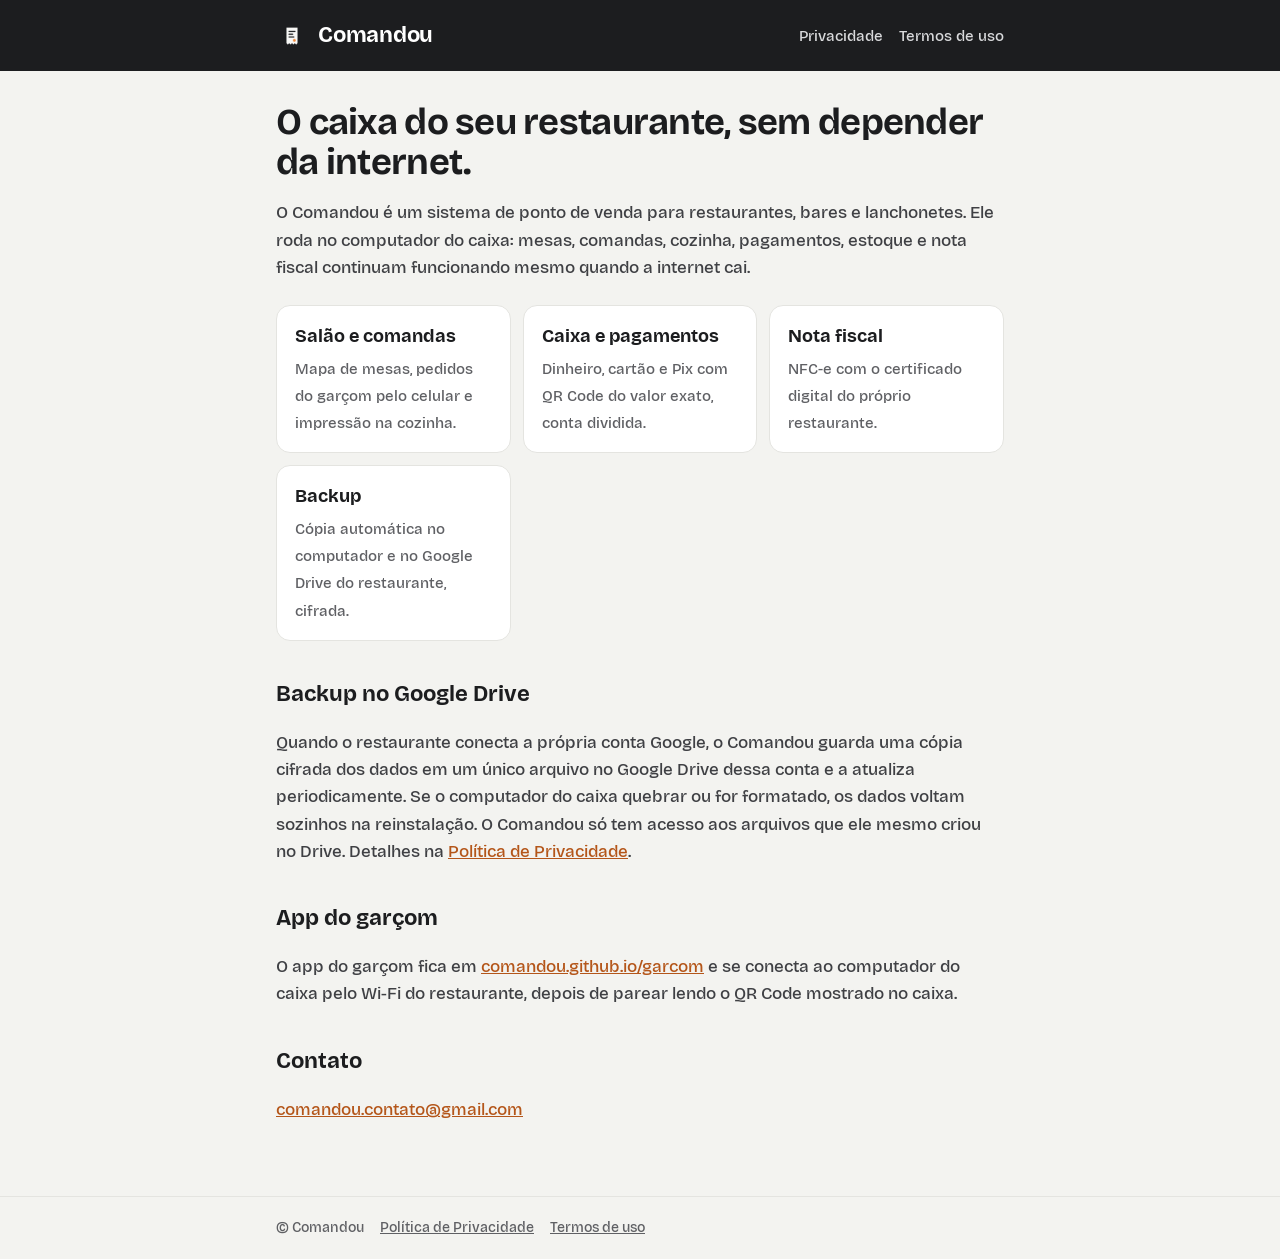
<file: index.html>
<!doctype html>
<html lang="pt-BR">
<head>
  <meta charset="utf-8">
  <meta name="viewport" content="width=device-width, initial-scale=1">
  <title>Comandou</title>
  <meta name="description" content="Comandou: sistema de PDV para restaurantes, bares e lanchonetes.">
  <link rel="icon" href="garcom/icone-192.png">
  <link rel="stylesheet" href="site.css">
</head>
<body>
  <header class="topo"><div class="faixa">
    <a class="marca" href="./"><img src="garcom/icone-192.png" alt="">Comandou</a>
    <nav><a href="privacidade.html">Privacidade</a><a href="termos.html">Termos de uso</a></nav>
  </div></header>

  <main>
    <h1>O caixa do seu restaurante, sem depender da internet.</h1>
    <p>O Comandou é um sistema de ponto de venda para restaurantes, bares e lanchonetes. Ele roda no
      computador do caixa: mesas, comandas, cozinha, pagamentos, estoque e nota fiscal continuam
      funcionando mesmo quando a internet cai.</p>

    <div class="cartoes">
      <div class="cartao"><strong>Salão e comandas</strong><span>Mapa de mesas, pedidos do garçom pelo celular e impressão na cozinha.</span></div>
      <div class="cartao"><strong>Caixa e pagamentos</strong><span>Dinheiro, cartão e Pix com QR Code do valor exato, conta dividida.</span></div>
      <div class="cartao"><strong>Nota fiscal</strong><span>NFC-e com o certificado digital do próprio restaurante.</span></div>
      <div class="cartao"><strong>Backup</strong><span>Cópia automática no computador e no Google Drive do restaurante, cifrada.</span></div>
    </div>

    <h2>Backup no Google Drive</h2>
    <p>Quando o restaurante conecta a própria conta Google, o Comandou guarda uma cópia cifrada dos
      dados em um único arquivo no Google Drive dessa conta e a atualiza periodicamente. Se o
      computador do caixa quebrar ou for formatado, os dados voltam sozinhos na reinstalação. O
      Comandou só tem acesso aos arquivos que ele mesmo criou no Drive. Detalhes na
      <a href="privacidade.html">Política de Privacidade</a>.</p>

    <h2>App do garçom</h2>
    <p>O app do garçom fica em <a href="garcom/">comandou.github.io/garcom</a> e se conecta ao
      computador do caixa pelo Wi-Fi do restaurante, depois de parear lendo o QR Code mostrado no caixa.</p>

    <h2>Contato</h2>
    <p><a href="mailto:comandou.contato@gmail.com">comandou.contato@gmail.com</a></p>
  </main>

  <footer><div class="faixa">
    <span>© Comandou</span><a href="privacidade.html">Política de Privacidade</a><a href="termos.html">Termos de uso</a>
  </div></footer>
</body>
</html>
</file>
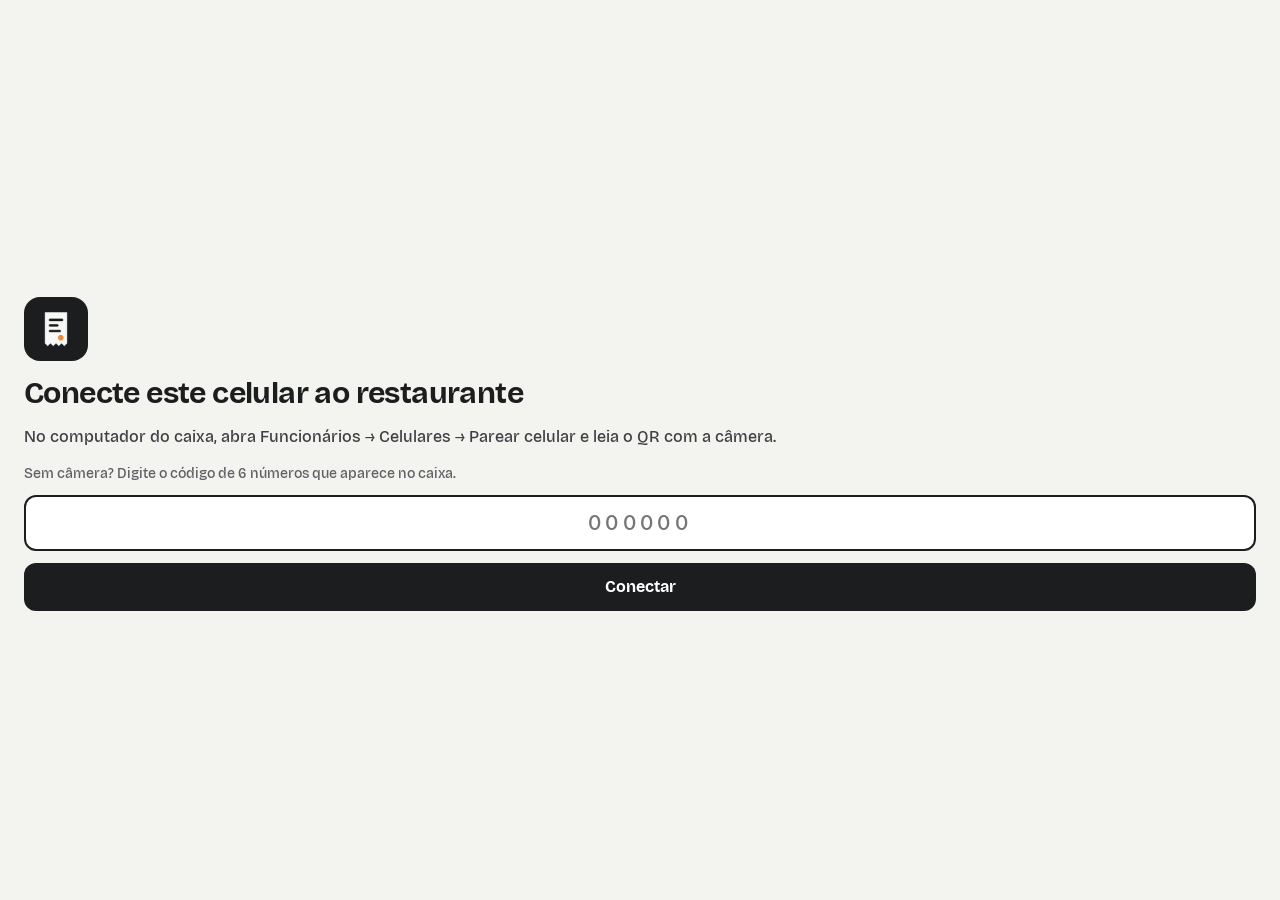
<file: garcom/index.html>
<!doctype html>
<html lang="pt-BR">
<head>
<meta charset="utf-8">
<meta name="viewport" content="width=device-width, initial-scale=1, viewport-fit=cover">
<meta name="theme-color" content="#1C1D1F">
<meta name="color-scheme" content="light">
<title>Comandou Garçom</title>
<link rel="manifest" href="manifest.webmanifest">
<link rel="icon" href="icone-192.png">
<link rel="apple-touch-icon" href="icone-apple.png">
<link rel="preload" href="fontes/bricolage-500.woff2" as="font" type="font/woff2" crossorigin>
<link rel="preload" href="fontes/bricolage-700.woff2" as="font" type="font/woff2" crossorigin>
<link rel="stylesheet" href="app.css">
<script type="module" src="app.js"></script>
</head>
<body>
<main id="app" aria-live="polite">
  <div class="abertura"><span class="marca-grande" aria-hidden="true"></span><p>Abrindo o Comandou…</p></div>
</main>
<div id="aviso" role="status" aria-live="polite"></div>
<noscript>O app do garçom precisa de JavaScript ligado.</noscript>
</body>
</html>
</file>
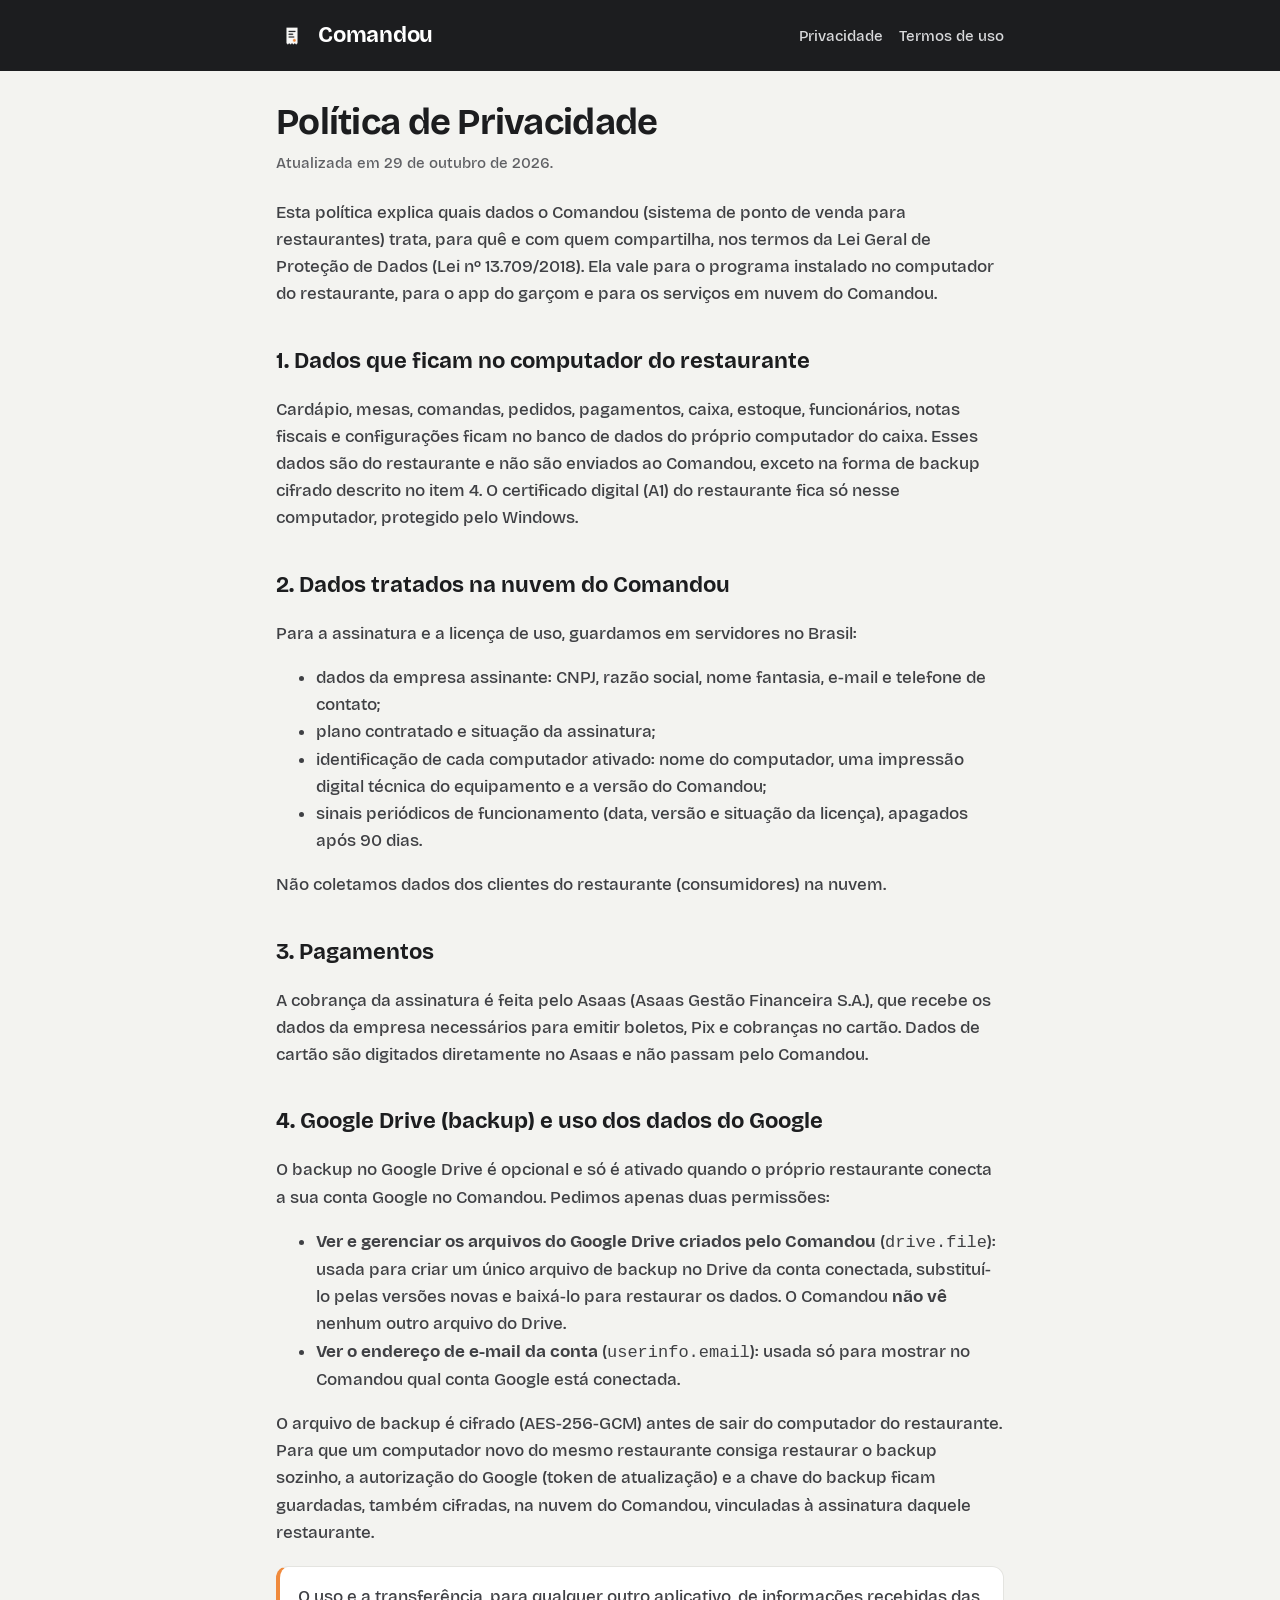
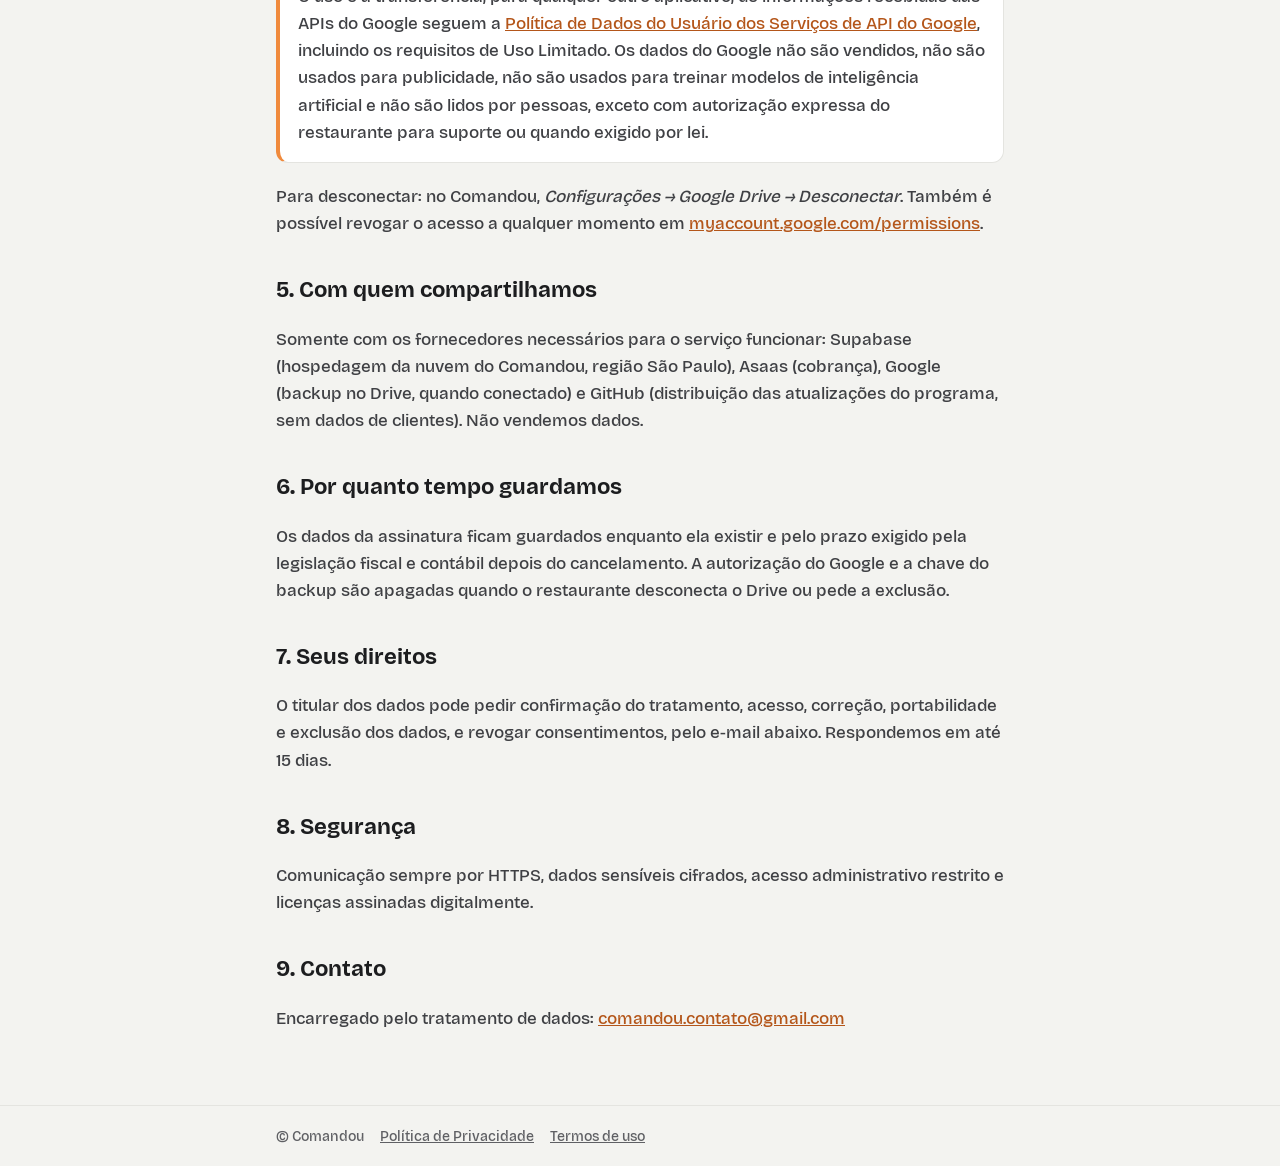
<file: privacidade.html>
<!doctype html>
<html lang="pt-BR">
<head>
  <meta charset="utf-8">
  <meta name="viewport" content="width=device-width, initial-scale=1">
  <title>Política de Privacidade</title>
  <link rel="icon" href="garcom/icone-192.png">
  <link rel="stylesheet" href="site.css">
</head>
<body>
  <header class="topo"><div class="faixa">
    <a class="marca" href="./"><img src="garcom/icone-192.png" alt="">Comandou</a>
    <nav><a href="privacidade.html">Privacidade</a><a href="termos.html">Termos de uso</a></nav>
  </div></header>

  <main>
    <h1>Política de Privacidade</h1>
    <p class="data">Atualizada em 29 de outubro de 2026.</p>

    <p>Esta política explica quais dados o Comandou (sistema de ponto de venda para restaurantes)
      trata, para quê e com quem compartilha, nos termos da Lei Geral de Proteção de Dados (Lei nº
      13.709/2018). Ela vale para o programa instalado no computador do restaurante, para o app do
      garçom e para os serviços em nuvem do Comandou.</p>

    <h2>1. Dados que ficam no computador do restaurante</h2>
    <p>Cardápio, mesas, comandas, pedidos, pagamentos, caixa, estoque, funcionários, notas fiscais
      e configurações ficam no banco de dados do próprio computador do caixa. Esses dados são do
      restaurante e não são enviados ao Comandou, exceto na forma de backup cifrado descrito no
      item 4. O certificado digital (A1) do restaurante fica só nesse computador, protegido pelo
      Windows.</p>

    <h2>2. Dados tratados na nuvem do Comandou</h2>
    <p>Para a assinatura e a licença de uso, guardamos em servidores no Brasil:</p>
    <ul>
      <li>dados da empresa assinante: CNPJ, razão social, nome fantasia, e-mail e telefone de contato;</li>
      <li>plano contratado e situação da assinatura;</li>
      <li>identificação de cada computador ativado: nome do computador, uma impressão digital técnica
        do equipamento e a versão do Comandou;</li>
      <li>sinais periódicos de funcionamento (data, versão e situação da licença), apagados após 90 dias.</li>
    </ul>
    <p>Não coletamos dados dos clientes do restaurante (consumidores) na nuvem.</p>

    <h2>3. Pagamentos</h2>
    <p>A cobrança da assinatura é feita pelo Asaas (Asaas Gestão Financeira S.A.), que recebe os dados
      da empresa necessários para emitir boletos, Pix e cobranças no cartão. Dados de cartão são
      digitados diretamente no Asaas e não passam pelo Comandou.</p>

    <h2>4. Google Drive (backup) e uso dos dados do Google</h2>
    <p>O backup no Google Drive é opcional e só é ativado quando o próprio restaurante conecta a sua
      conta Google no Comandou. Pedimos apenas duas permissões:</p>
    <ul>
      <li><strong>Ver e gerenciar os arquivos do Google Drive criados pelo Comandou</strong>
        (<code>drive.file</code>): usada para criar um único arquivo de backup no Drive da conta
        conectada, substituí-lo pelas versões novas e baixá-lo para restaurar os dados. O Comandou
        <strong>não vê</strong> nenhum outro arquivo do Drive.</li>
      <li><strong>Ver o endereço de e-mail da conta</strong> (<code>userinfo.email</code>): usada só para
        mostrar no Comandou qual conta Google está conectada.</li>
    </ul>
    <p>O arquivo de backup é cifrado (AES-256-GCM) antes de sair do computador do restaurante. Para
      que um computador novo do mesmo restaurante consiga restaurar o backup sozinho, a autorização do
      Google (token de atualização) e a chave do backup ficam guardadas, também cifradas, na nuvem do
      Comandou, vinculadas à assinatura daquele restaurante.</p>
    <div class="destaque"><p>O uso e a transferência, para qualquer outro aplicativo, de informações
      recebidas das APIs do Google seguem a
      <a href="https://developers.google.com/terms/api-services-user-data-policy">Política de Dados do
      Usuário dos Serviços de API do Google</a>, incluindo os requisitos de Uso Limitado. Os dados do
      Google não são vendidos, não são usados para publicidade, não são usados para treinar modelos de
      inteligência artificial e não são lidos por pessoas, exceto com autorização expressa do
      restaurante para suporte ou quando exigido por lei.</p></div>
    <p>Para desconectar: no Comandou, <em>Configurações → Google Drive → Desconectar</em>. Também é
      possível revogar o acesso a qualquer momento em
      <a href="https://myaccount.google.com/permissions">myaccount.google.com/permissions</a>.</p>

    <h2>5. Com quem compartilhamos</h2>
    <p>Somente com os fornecedores necessários para o serviço funcionar: Supabase (hospedagem da nuvem
      do Comandou, região São Paulo), Asaas (cobrança), Google (backup no Drive, quando conectado) e
      GitHub (distribuição das atualizações do programa, sem dados de clientes). Não vendemos dados.</p>

    <h2>6. Por quanto tempo guardamos</h2>
    <p>Os dados da assinatura ficam guardados enquanto ela existir e pelo prazo exigido pela legislação
      fiscal e contábil depois do cancelamento. A autorização do Google e a chave do backup são
      apagadas quando o restaurante desconecta o Drive ou pede a exclusão.</p>

    <h2>7. Seus direitos</h2>
    <p>O titular dos dados pode pedir confirmação do tratamento, acesso, correção, portabilidade e
      exclusão dos dados, e revogar consentimentos, pelo e-mail abaixo. Respondemos em até 15 dias.</p>

    <h2>8. Segurança</h2>
    <p>Comunicação sempre por HTTPS, dados sensíveis cifrados, acesso administrativo restrito e
      licenças assinadas digitalmente.</p>

    <h2>9. Contato</h2>
    <p>Encarregado pelo tratamento de dados: <a href="mailto:comandou.contato@gmail.com">comandou.contato@gmail.com</a></p>
  </main>

  <footer><div class="faixa">
    <span>© Comandou</span><a href="privacidade.html">Política de Privacidade</a><a href="termos.html">Termos de uso</a>
  </div></footer>
</body>
</html>
</file>
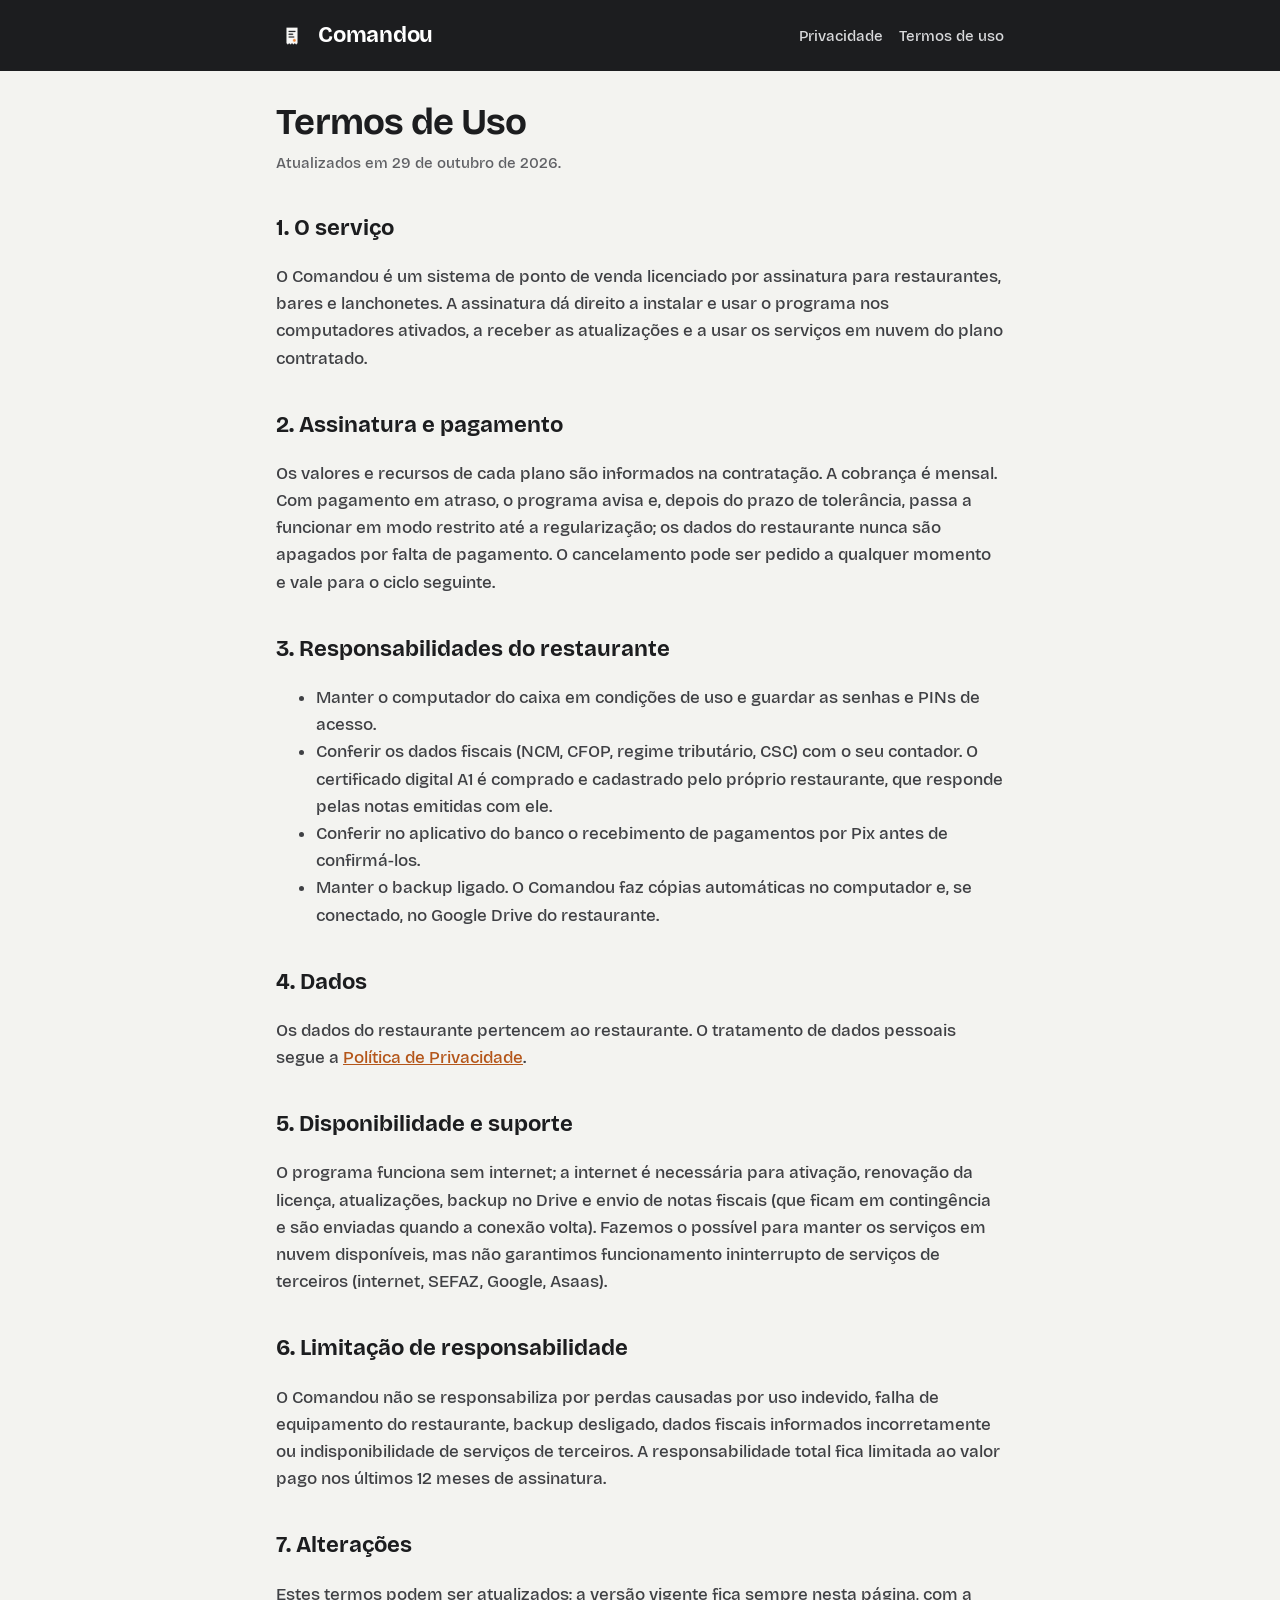
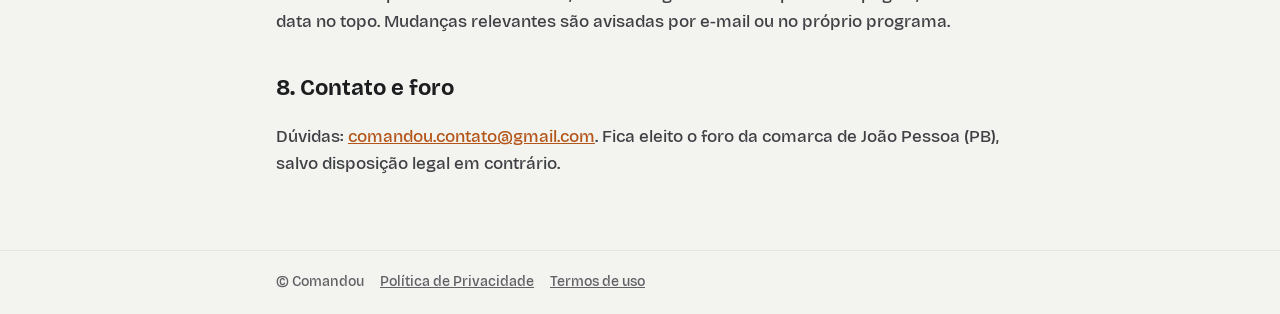
<file: termos.html>
<!doctype html>
<html lang="pt-BR">
<head>
  <meta charset="utf-8">
  <meta name="viewport" content="width=device-width, initial-scale=1">
  <title>Termos de Uso</title>
  <link rel="icon" href="garcom/icone-192.png">
  <link rel="stylesheet" href="site.css">
</head>
<body>
  <header class="topo"><div class="faixa">
    <a class="marca" href="./"><img src="garcom/icone-192.png" alt="">Comandou</a>
    <nav><a href="privacidade.html">Privacidade</a><a href="termos.html">Termos de uso</a></nav>
  </div></header>

  <main>
    <h1>Termos de Uso</h1>
    <p class="data">Atualizados em 29 de outubro de 2026.</p>

    <h2>1. O serviço</h2>
    <p>O Comandou é um sistema de ponto de venda licenciado por assinatura para restaurantes, bares e
      lanchonetes. A assinatura dá direito a instalar e usar o programa nos computadores ativados, a
      receber as atualizações e a usar os serviços em nuvem do plano contratado.</p>

    <h2>2. Assinatura e pagamento</h2>
    <p>Os valores e recursos de cada plano são informados na contratação. A cobrança é mensal. Com
      pagamento em atraso, o programa avisa e, depois do prazo de tolerância, passa a funcionar em modo
      restrito até a regularização; os dados do restaurante nunca são apagados por falta de pagamento.
      O cancelamento pode ser pedido a qualquer momento e vale para o ciclo seguinte.</p>

    <h2>3. Responsabilidades do restaurante</h2>
    <ul>
      <li>Manter o computador do caixa em condições de uso e guardar as senhas e PINs de acesso.</li>
      <li>Conferir os dados fiscais (NCM, CFOP, regime tributário, CSC) com o seu contador. O
        certificado digital A1 é comprado e cadastrado pelo próprio restaurante, que responde pelas
        notas emitidas com ele.</li>
      <li>Conferir no aplicativo do banco o recebimento de pagamentos por Pix antes de confirmá-los.</li>
      <li>Manter o backup ligado. O Comandou faz cópias automáticas no computador e, se conectado, no
        Google Drive do restaurante.</li>
    </ul>

    <h2>4. Dados</h2>
    <p>Os dados do restaurante pertencem ao restaurante. O tratamento de dados pessoais segue a
      <a href="privacidade.html">Política de Privacidade</a>.</p>

    <h2>5. Disponibilidade e suporte</h2>
    <p>O programa funciona sem internet; a internet é necessária para ativação, renovação da licença,
      atualizações, backup no Drive e envio de notas fiscais (que ficam em contingência e são enviadas
      quando a conexão volta). Fazemos o possível para manter os serviços em nuvem disponíveis, mas não
      garantimos funcionamento ininterrupto de serviços de terceiros (internet, SEFAZ, Google, Asaas).</p>

    <h2>6. Limitação de responsabilidade</h2>
    <p>O Comandou não se responsabiliza por perdas causadas por uso indevido, falha de equipamento do
      restaurante, backup desligado, dados fiscais informados incorretamente ou indisponibilidade de
      serviços de terceiros. A responsabilidade total fica limitada ao valor pago nos últimos 12 meses
      de assinatura.</p>

    <h2>7. Alterações</h2>
    <p>Estes termos podem ser atualizados; a versão vigente fica sempre nesta página, com a data no
      topo. Mudanças relevantes são avisadas por e-mail ou no próprio programa.</p>

    <h2>8. Contato e foro</h2>
    <p>Dúvidas: <a href="mailto:comandou.contato@gmail.com">comandou.contato@gmail.com</a>. Fica eleito o foro da comarca de João
      Pessoa (PB), salvo disposição legal em contrário.</p>
  </main>

  <footer><div class="faixa">
    <span>© Comandou</span><a href="privacidade.html">Política de Privacidade</a><a href="termos.html">Termos de uso</a>
  </div></footer>
</body>
</html>
</file>
<file: site.css>
@font-face { font-family: "Bricolage"; src: url(garcom/fontes/bricolage-500.woff2) format("woff2"); font-weight: 400 500; font-display: swap; }
@font-face { font-family: "Bricolage"; src: url(garcom/fontes/bricolage-700.woff2) format("woff2"); font-weight: 600 800; font-display: swap; }

:root {
  --grafite: #1C1D1F; --papel: #F3F3F0; --branco: #FFFFFF; --tangerina: #F08A3C; --ferrugem: #B4561A;
  --cinza: #5F6064; --cinza-2: #3F4044; --linha: #E4E4E0;
}
* { box-sizing: border-box; }
html, body { margin: 0; background: var(--papel); color: var(--grafite); }
body { font: 500 17px/1.6 "Bricolage", system-ui, -apple-system, "Segoe UI", sans-serif; }
a { color: var(--ferrugem); }
:focus-visible { outline: 3px solid var(--tangerina); outline-offset: 2px; }

.topo { background: var(--grafite); color: var(--branco); }
.topo .faixa { max-width: 760px; margin: 0 auto; padding: 18px 16px; display: flex; align-items: center; gap: 12px; flex-wrap: wrap; }
.topo a.marca { color: var(--branco); text-decoration: none; font-weight: 800; font-size: 22px; letter-spacing: -0.01em; display: flex; align-items: center; gap: 10px; margin-right: auto; }
.topo a.marca img { width: 32px; height: 32px; border-radius: 8px; }
.topo nav a { color: #D9DADC; text-decoration: none; font-size: 15px; margin-left: 16px; }
.topo nav a:hover { color: var(--branco); }

main { max-width: 760px; margin: 0 auto; padding: 32px 16px 56px; }
h1 { font-size: 36px; line-height: 1.1; font-weight: 800; letter-spacing: -0.02em; margin: 0 0 8px; }
h2 { font-size: 22px; font-weight: 700; margin: 36px 0 8px; }
p, li { color: var(--cinza-2); }
.data { color: var(--cinza); font-size: 15px; margin: 0 0 24px; }
.destaque { background: var(--branco); border: 1px solid var(--linha); border-left: 4px solid var(--tangerina); border-radius: 12px; padding: 16px 18px; margin: 20px 0; }
.destaque p { margin: 0; }
.cartoes { display: grid; grid-template-columns: repeat(auto-fit, minmax(210px, 1fr)); gap: 12px; margin: 24px 0; }
.cartao { background: var(--branco); border: 1px solid var(--linha); border-radius: 14px; padding: 16px 18px; }
.cartao strong { display: block; font-size: 18px; margin-bottom: 4px; }
.cartao span { color: var(--cinza); font-size: 15px; }

footer { border-top: 1px solid var(--linha); }
footer .faixa { max-width: 760px; margin: 0 auto; padding: 20px 16px; color: var(--cinza); font-size: 14px; display: flex; gap: 16px; flex-wrap: wrap; }
footer a { color: var(--cinza); }

@media (max-width: 480px) { h1 { font-size: 30px; } .topo nav a { margin: 0 16px 0 0; } }
</file>
<file: garcom/app.css>
@font-face { font-family: "Bricolage"; src: url(fontes/bricolage-500.woff2) format("woff2"); font-weight: 400 500; font-display: swap; }
@font-face { font-family: "Bricolage"; src: url(fontes/bricolage-700.woff2) format("woff2"); font-weight: 600 800; font-display: swap; }

:root {
  --grafite: #1C1D1F; --grafite-2: #2E2F33; --papel: #F3F3F0; --branco: #FFFFFF;
  --tangerina: #F08A3C; --ferrugem: #B4561A; --pessego: #FDEBDC; --pessego-borda: #E9B68C; --pessego-texto: #5A2A08;
  --cinza: #5F6064; --cinza-2: #3F4044; --linha: #E4E4E0; --verde: #1F6F43; --verde-claro: #E3F1E8; --vermelho: #A4262C;
  --raio: 14px; --toque: 48px;
  --topo: env(safe-area-inset-top, 0px); --baixo: env(safe-area-inset-bottom, 0px);
}
* { box-sizing: border-box; -webkit-tap-highlight-color: transparent; }
html, body { margin: 0; height: 100%; background: var(--papel); color: var(--grafite); }
body { font: 500 16px/1.4 "Bricolage", system-ui, -apple-system, "Segoe UI", sans-serif; font-variant-numeric: tabular-nums; overscroll-behavior-y: contain; }
button, input { font: inherit; color: inherit; }
button { cursor: pointer; border: 0; background: none; }
:focus-visible { outline: 3px solid var(--tangerina); outline-offset: 2px; }
#app { min-height: 100%; display: flex; flex-direction: column; }
.oculto { position: absolute; width: 1px; height: 1px; overflow: hidden; clip: rect(0 0 0 0); }

/* Abertura e telas de passo único (parear, entrar) */
.abertura, .passo { flex: 1; display: flex; flex-direction: column; justify-content: center; gap: 16px; padding: calc(32px + var(--topo)) 24px calc(24px + var(--baixo)); }
.abertura { align-items: center; color: var(--cinza); }
.marca-grande { width: 64px; height: 64px; border-radius: 16px; background: var(--grafite) url(icone-192.png) center/cover; }
.passo h1 { margin: 0; font-size: 30px; line-height: 1.1; font-weight: 800; letter-spacing: -0.02em; }
.passo p { margin: 0; color: var(--cinza-2); }
.passo .dica { font-size: 14px; color: var(--cinza); }

/* Botões */
.bt { min-height: var(--toque); padding: 0 18px; border-radius: 12px; font-weight: 700; display: inline-flex; align-items: center; justify-content: center; gap: 8px; }
.bt-escuro { background: var(--grafite); color: var(--branco); }
.bt-claro { background: var(--branco); border: 1px solid var(--linha); }
.bt-tangerina { background: var(--tangerina); color: var(--grafite); }
.bt-largo { width: 100%; }
.bt:disabled { opacity: .45; }

/* Topo */
.topo { background: var(--grafite); color: var(--branco); padding: calc(14px + var(--topo)) 16px 14px; display: flex; flex-direction: column; gap: 10px; position: sticky; top: 0; z-index: 5; }
.topo-linha { display: flex; align-items: center; gap: 12px; }
.topo h1 { margin: 0; font-size: 22px; font-weight: 800; flex: 1; letter-spacing: -0.01em; }
.topo .voltar { width: var(--toque); height: var(--toque); margin: -8px 0 -8px -12px; display: grid; place-items: center; color: var(--branco); }
.topo small { color: #B9BABE; font-size: 13px; }
.rota { display: inline-flex; align-items: center; gap: 6px; font-size: 13px; color: #D7D8DB; }
.rota i { width: 8px; height: 8px; border-radius: 50%; background: #9FD9A8; }
.rota.internet i { background: #8EC5FF; }
.rota.sem i { background: var(--tangerina); }
.fila-topo { font-size: 13px; color: var(--grafite); background: var(--tangerina); padding: 2px 10px; border-radius: 999px; font-weight: 700; }

/* Avisos */
#aviso { position: fixed; left: 12px; right: 12px; top: calc(10px + var(--topo)); z-index: 30; display: flex; justify-content: center; pointer-events: none; }
#aviso .msg { pointer-events: auto; max-width: 520px; width: 100%; background: var(--grafite); color: var(--branco); border-radius: 12px; padding: 14px 16px; font-weight: 600; box-shadow: 0 10px 30px rgba(0,0,0,.25); animation: sobe .2s ease-out; }
#aviso .msg.erro { background: var(--vermelho); }
#aviso .msg.ok { background: var(--verde); }
@keyframes sobe { from { transform: translateY(-12px); opacity: 0; } }
@media (prefers-reduced-motion: reduce) { #aviso .msg { animation: none; } }
.faixa { margin: 12px 16px 0; padding: 12px 14px; border-radius: 12px; background: var(--pessego); color: var(--pessego-texto); font-size: 14px; display: flex; gap: 10px; align-items: center; }
.faixa .bt { min-height: 40px; padding: 0 12px; font-size: 14px; }

/* Equipe e PIN */
.equipe { display: grid; grid-template-columns: repeat(auto-fill, minmax(140px, 1fr)); gap: 10px; }
.equipe button { min-height: 64px; border-radius: var(--raio); background: var(--branco); border: 1px solid var(--linha); font-weight: 700; font-size: 17px; padding: 8px; }
.pin-pontos { display: flex; gap: 14px; justify-content: center; margin: 8px 0; }
.pin-pontos span { width: 16px; height: 16px; border-radius: 50%; border: 2px solid var(--grafite); }
.pin-pontos span.cheio { background: var(--grafite); }
.teclado { display: grid; grid-template-columns: repeat(3, 1fr); gap: 10px; max-width: 360px; width: 100%; margin: 0 auto; }
.teclado button { height: 64px; border-radius: var(--raio); background: var(--branco); border: 1px solid var(--linha); font-size: 26px; font-weight: 700; }
.teclado button.acao { font-size: 16px; background: transparent; border-color: transparent; }
.campo { width: 100%; min-height: 56px; border-radius: 12px; border: 2px solid var(--grafite); padding: 0 16px; font-size: 22px; letter-spacing: .2em; text-align: center; background: var(--branco); }

/* Lista de mesas */
.abas { display: flex; gap: 4px; background: var(--grafite-2); border-radius: 10px; padding: 3px; }
.abas button { flex: 1; min-height: 40px; border-radius: 8px; color: #D7D8DB; font-weight: 700; font-size: 15px; }
.abas button[aria-pressed="true"] { background: var(--branco); color: var(--grafite); }
.mesas { list-style: none; margin: 0; padding: 12px 12px calc(24px + var(--baixo)); display: grid; grid-template-columns: repeat(auto-fill, minmax(100px, 1fr)); gap: 10px; }
.mesa { min-height: 96px; border-radius: var(--raio); padding: 10px 12px; text-align: left; display: flex; flex-direction: column; gap: 2px; width: 100%; background: var(--branco); border: 1px solid var(--linha); }
.mesa b { font-size: 24px; font-weight: 800; }
.mesa span { font-size: 13px; color: var(--cinza); }
.mesa.livre { background: transparent; border: 1.5px dashed #9A9BA0; }
.mesa.ocupada.minha { border: 2px solid var(--grafite); }
.mesa.conta { background: var(--grafite); color: var(--branco); border-color: var(--grafite); }
.mesa.conta span { color: #B9BABE; }
.mesa .selo { margin-top: auto; align-self: flex-start; font-size: 11px; font-weight: 800; border-radius: 999px; padding: 2px 8px; background: var(--pessego); color: var(--pessego-texto); }
.mesa.conta .selo { background: var(--tangerina); color: var(--grafite); }
.vazio { padding: 32px 24px; text-align: center; color: var(--cinza); }

/* Mesa: comanda e cardápio */
.conteudo { flex: 1; padding: 12px 16px calc(120px + var(--baixo)); display: flex; flex-direction: column; gap: 14px; }
.cartao { background: var(--branco); border: 1px solid var(--linha); border-radius: var(--raio); }
.cartao h2 { margin: 0; padding: 14px 16px 6px; font-size: 15px; font-weight: 800; }
.itens { list-style: none; margin: 0; padding: 0 16px 8px; }
.itens li { display: flex; gap: 10px; padding: 10px 0; border-top: 1px solid var(--linha); font-size: 15px; }
.itens li:first-child { border-top: 0; }
.itens .q { width: 28px; font-weight: 800; }
.itens .n { flex: 1; }
.itens .n small { display: block; color: var(--ferrugem); font-size: 13px; }
.itens .fila { color: var(--ferrugem); font-weight: 700; font-size: 12px; }
.total { display: flex; justify-content: space-between; padding: 12px 16px; border-top: 1.5px dashed #C9C9C4; font-weight: 800; font-size: 18px; }
.busca { width: 100%; min-height: 52px; border-radius: 12px; border: 2px solid var(--grafite); padding: 0 14px; font-size: 17px; background: var(--branco); }
.categorias { display: flex; gap: 8px; overflow-x: auto; padding-bottom: 4px; scrollbar-width: none; }
.categorias button { flex: none; min-height: 40px; padding: 0 14px; border-radius: 999px; border: 1px solid var(--linha); background: var(--branco); font-weight: 700; font-size: 14px; white-space: nowrap; }
.categorias button[aria-pressed="true"] { background: var(--grafite); color: var(--branco); border-color: var(--grafite); }
.produtos { list-style: none; margin: 0; padding: 0; }
.produtos li { display: flex; align-items: center; gap: 10px; padding: 8px 12px 8px 16px; border-top: 1px solid var(--linha); min-height: 64px; }
.produtos li:first-child { border-top: 0; }
.produtos .info { flex: 1; min-width: 0; }
.produtos .info b { display: block; font-weight: 700; }
.produtos .info span { font-size: 14px; color: var(--cinza); }
.produtos .obs { font-size: 13px; color: var(--ferrugem); }
.redondo { width: 44px; height: 44px; border-radius: 50%; display: grid; place-items: center; font-size: 22px; font-weight: 800; border: 1px solid var(--linha); background: var(--branco); flex: none; }
.redondo.mais { background: var(--grafite); color: var(--branco); border-color: var(--grafite); }
.qtd { min-width: 24px; text-align: center; font-weight: 800; font-size: 17px; }
.mais-detalhes { min-height: 44px; padding: 0 8px; color: var(--cinza-2); font-size: 20px; }

.rodape { position: fixed; left: 0; right: 0; bottom: 0; z-index: 10; background: var(--branco); border-top: 1px solid var(--linha); padding: 10px 16px calc(12px + var(--baixo)); display: flex; flex-direction: column; gap: 8px; }
.rodape .resumo { font-size: 13px; color: var(--cinza); white-space: nowrap; overflow: hidden; text-overflow: ellipsis; }
.rodape .linha { display: flex; gap: 8px; }
.pessoas { display: flex; align-items: center; gap: 8px; font-size: 14px; color: var(--cinza-2); }

/* Folha (observação, adicionais, menu) */
.fundo { position: fixed; inset: 0; background: rgba(28,29,31,.45); z-index: 20; display: flex; align-items: flex-end; }
.folha { width: 100%; max-height: 85%; overflow-y: auto; background: var(--branco); border-radius: 18px 18px 0 0; padding: 20px 16px calc(16px + var(--baixo)); display: flex; flex-direction: column; gap: 14px; }
.folha h2 { margin: 0; font-size: 20px; font-weight: 800; }
.folha label { font-size: 14px; font-weight: 700; color: var(--cinza-2); }
.folha textarea { width: 100%; min-height: 72px; border-radius: 12px; border: 1px solid #C9C9C4; padding: 10px 12px; font: inherit; }
.opcoes { display: flex; flex-wrap: wrap; gap: 8px; }
.opcoes button { min-height: 40px; padding: 0 12px; border-radius: 999px; border: 1px solid var(--linha); background: var(--branco); font-size: 14px; font-weight: 600; }
.opcoes button[aria-pressed="true"] { background: var(--pessego); border-color: var(--pessego-borda); color: var(--pessego-texto); }
</file>
